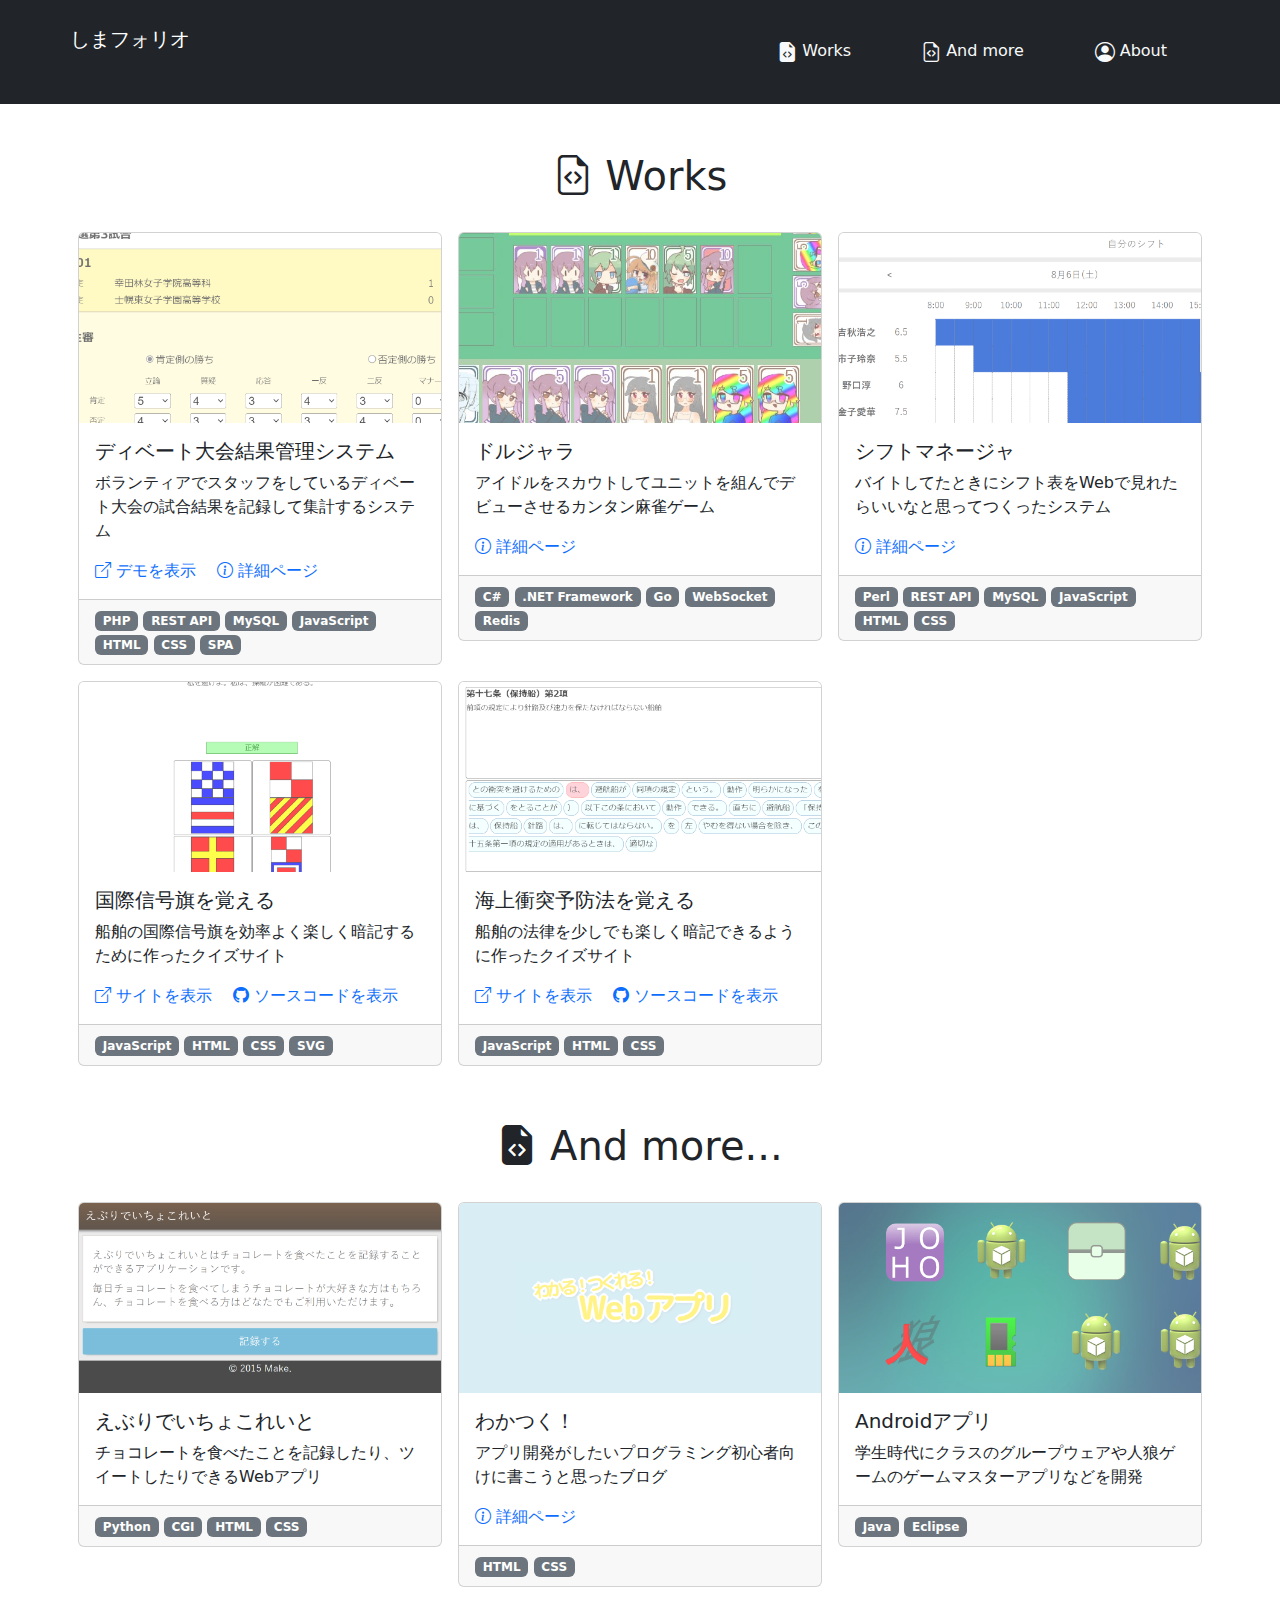
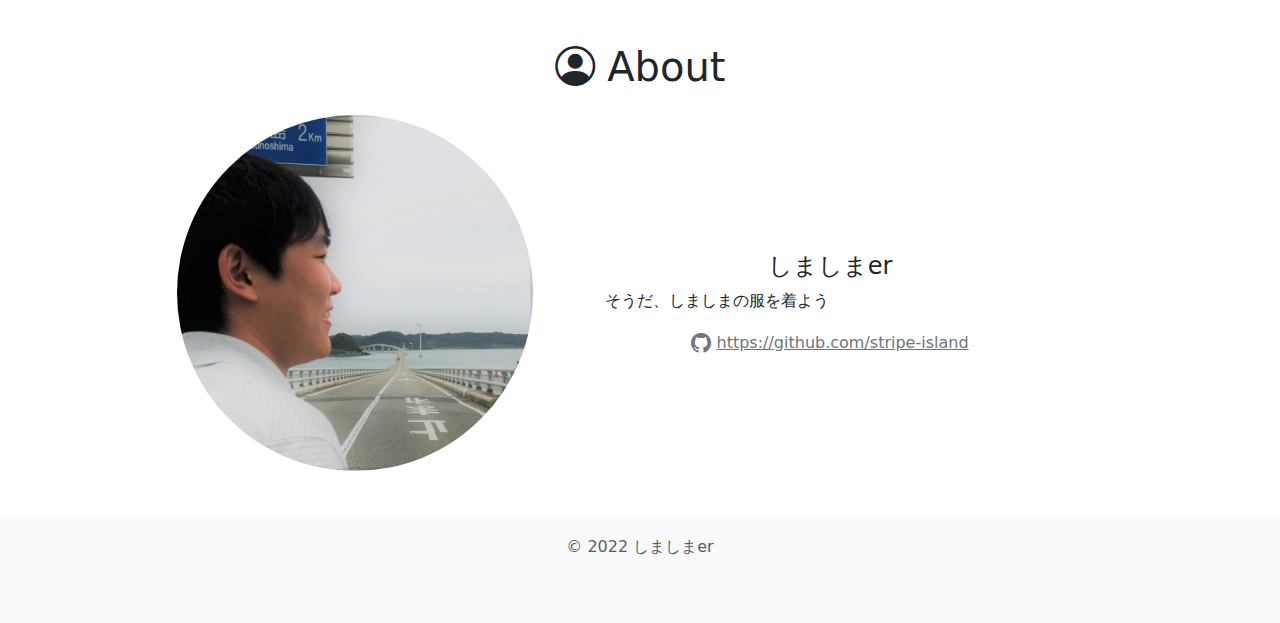
<file: index.html>
<!DOCTYPE html>
<html lang="ja">
<head>
    <link rel="stylesheet" href="https://cdn.jsdelivr.net/npm/bootstrap@5.0.2/dist/css/bootstrap.min.css">
    <link rel="stylesheet" href="https://cdn.jsdelivr.net/npm/bootstrap-icons@1.8.0/font/bootstrap-icons.css">
    <meta charset="utf-8">
    <meta name="viewport" content="width=device-width, initial-scale=1.0">
    <title>しまフォリオ</title>
    <style>

        html {
            scroll-padding-top: 150px;
        }

    </style>
</head>
<body>
    <header class="sticky-top bg-dark">
        <nav class="container navbar navbar-dark row-cols-1 row-cols-md-2">
            <div class="col col-lg-7">
                <h1 class="mb-0"><a class="navbar-brand" href="index.html">しまフォリオ</a></h1>
                <p class="text-muted">しましまer's ポートフォリオサイト</p>
            </div>
            <ul class="col col-lg-5 nav">
                <li class="col-4"><a class="nav-link text-light text-center" href="#Works">
                    <i class="bi-file-earmark-code-fill fs-5 d-none d-lg-inline"></i>
                    <span class="align-text-bottom">Works</span>
                </a></li>
                <li class="col-4"><a class="nav-link text-light text-center" href="#AndMore">
                    <i class="bi-file-earmark-code fs-5 d-none d-lg-inline"></i>
                    <span class="align-text-bottom">And more</span>
                </a></li>
                <li class="col-4"><a class="nav-link text-light text-center" href="#About">
                    <i class="bi-person-circle fs-5 d-none d-lg-inline"></i>
                    <span class="align-text-bottom">About</span>
                </a></li>
            </ul>
        </nav>
    </header>

    <main class="container">
        <section id="Works" class="mt-5">
            <h2 class="h1 text-center mb-4">
                <i class="bi-file-earmark-code"></i>
                Works
            </h2>

            <div class="row row-cols-1 row-cols-md-2 row-cols-lg-3">
                <div class="col p-2">
                    <div id="Debate" class="card">
                        <img class="card-img-top" src="img/thumbnail_debate-score.png" alt="">
                        <div class="card-body">
                            <h3 class="card-title h5">ディベート大会結果管理システム</h3>
                            <p class="card-text">ボランティアでスタッフをしているディベート大会の試合結果を記録して集計するシステム</p>
                            <a class="card-link text-decoration-none" href="http://stripeisland.starfree.jp/demo/debate-score/" target="_blank">
                                <i class="bi-box-arrow-up-right"></i>
                                デモを表示
                            </a>
                            <a class="card-link text-decoration-none" href="debate.html">
                                <i class="bi-info-circle"></i>
                                詳細ページ
                            </a>
                        </div>
                        <div class="card-footer">
                            <span class="badge bg-secondary">PHP</span>
                            <span class="badge bg-secondary">REST API</span>
                            <span class="badge bg-secondary">MySQL</span>
                            <span class="badge bg-secondary">JavaScript</span>
                            <span class="badge bg-secondary">HTML</span>
                            <span class="badge bg-secondary">CSS</span>
                            <span class="badge bg-secondary">SPA</span>
                        </div>
                    </div>
                </div>
    
                <div class="col p-2">
                    <div id="Doljara" class="card">
                        <img class="card-img-top" src="img/thumbnail_doljara.png" alt="">
                        <div class="card-body">
                            <h3 class="card-title h5">ドルジャラ</h3>
                            <p class="card-text">アイドルをスカウトしてユニットを組んでデビューさせるカンタン麻雀ゲーム</p>
                            <a class="card-link text-decoration-none" href="doljara.html">
                                <i class="bi-info-circle"></i>
                                詳細ページ
                            </a>
                        </div>
                        <div class="card-footer">
                            <span class="badge bg-secondary">C#</span>
                            <span class="badge bg-secondary">.NET Framework</span>
                            <span class="badge bg-secondary">Go</span>
                            <span class="badge bg-secondary">WebSocket</span>
                            <span class="badge bg-secondary">Redis</span>
                        </div>
                    </div>
                </div>
    
                <div class="col p-2">
                    <div id="ShiftMgr" class="card">
                        <img class="card-img-top" src="img/thumbnail_shift-mgr.png" alt="">
                        <div class="card-body">
                            <h3 class="card-title h5">シフトマネージャ</h3>
                            <p class="card-text">バイトしてたときにシフト表をWebで見れたらいいなと思ってつくったシステム</p>
                            <a class="card-link text-decoration-none" href="shift.html">
                                <i class="bi-info-circle"></i>
                                詳細ページ
                            </a>
                        </div>
                        <div class="card-footer">
                            <span class="badge bg-secondary">Perl</span>
                            <span class="badge bg-secondary">REST API</span>
                            <span class="badge bg-secondary">MySQL</span>
                            <span class="badge bg-secondary">JavaScript</span>
                            <span class="badge bg-secondary">HTML</span>
                            <span class="badge bg-secondary">CSS</span>
                        </div>
                    </div>
                </div>

                <div class="col p-2">
                    <div class="card">
                        <img class="card-img-top" src="img/thumbnail_flags-quiz.png" alt="">
                        <div class="card-body">
                            <h3 class="card-title h5">国際信号旗を覚える</h3>
                            <p class="card-text">船舶の国際信号旗を効率よく楽しく暗記するために作ったクイズサイト</p>
                            <a class="card-link text-decoration-none" href="https://sites.google.com/view/signal-flags-quiz" target="_blank">
                                <i class="bi-box-arrow-up-right"></i>
                                サイトを表示
                            </a>
                            <a class="card-link text-decoration-none" href="https://github.com/stripe-island/for-sailors/blob/main/signal_flags_quiz.html" target="_blank">
                                <i class="bi-github"></i>
                                ソースコードを表示
                            </a>
                        </div>
                        <div class="card-footer">
                            <span class="badge bg-secondary">JavaScript</span>
                            <span class="badge bg-secondary">HTML</span>
                            <span class="badge bg-secondary">CSS</span>
                            <span class="badge bg-secondary">SVG</span>
                        </div>
                    </div>
                </div>
    
                <div class="col p-2">
                    <div class="card">
                        <img class="card-img-top" src="img/thumbnail_law-quiz.png" alt="">
                        <div class="card-body">
                            <h3 class="card-title h5">海上衝突予防法を覚える</h3>
                            <p class="card-text">船舶の法律を少しでも楽しく暗記できるように作ったクイズサイト</p>
                            <a class="card-link text-decoration-none" href="https://sites.google.com/view/preventing-law-quiz" target="_blank">
                                <i class="bi-box-arrow-up-right"></i>
                                サイトを表示
                            </a>
                            <a class="card-link text-decoration-none" href="https://github.com/stripe-island/for-sailors/blob/main/preventing_law_quiz.html" target="_blank">
                                <i class="bi-github"></i>
                                ソースコードを表示
                            </a>
                        </div>
                        <div class="card-footer">
                            <span class="badge bg-secondary">JavaScript</span>
                            <span class="badge bg-secondary">HTML</span>
                            <span class="badge bg-secondary">CSS</span>
                        </div>
                    </div>
                </div>
            </div>
        </section>

        <section id="AndMore" class="mt-5">
            <h2 class="h1 text-center mb-4">
                <i class="bi-file-earmark-code-fill"></i>
                And more...
            </h2>

            <div class="row row-cols-1 row-cols-md-2 row-cols-lg-3">
                <div class="col p-2">
                    <div class="card">
                        <img class="card-img-top" src="img/thumbnail_chocolate.png" alt="">
                        <div class="card-body">
                            <h3 class="card-title h5">えぶりでいちょこれいと</h3>
                            <p class="card-text">チョコレートを食べたことを記録したり、ツイートしたりできるWebアプリ</p>
                        </div>
                        <div class="card-footer">
                            <span class="badge bg-secondary">Python</span>
                            <span class="badge bg-secondary">CGI</span>
                            <span class="badge bg-secondary">HTML</span>
                            <span class="badge bg-secondary">CSS</span>
                        </div>
                    </div>
                </div>
    
                <div class="col p-2">
                    <div id="Wakatsuku" class="card">
                        <img class="card-img-top" src="img/thumbnail_wakatsuku-blog.png" alt="">
                        <div class="card-body">
                            <h3 class="card-title h5">わかつく！</h3>
                            <p class="card-text">アプリ開発がしたいプログラミング初心者向けに書こうと思ったブログ</p>
                            <a class="card-link text-decoration-none" href="wakatsuku.html">
                                <i class="bi-info-circle"></i>
                                詳細ページ
                            </a>
                        </div>
                        <div class="card-footer">
                            <span class="badge bg-secondary">HTML</span>
                            <span class="badge bg-secondary">CSS</span>
                        </div>
                    </div>
                </div>
    
                <div class="col p-2">
                    <div class="card">
                        <img class="card-img-top" src="img/thumbnail_android-apps.png" alt="">
                        <div class="card-body">
                            <h3 class="card-title h5">Androidアプリ</h3>
                            <p class="card-text">学生時代にクラスのグループウェアや人狼ゲームのゲームマスターアプリなどを開発</p>
                        </div>
                        <div class="card-footer">
                            <span class="badge bg-secondary">Java</span>
                            <span class="badge bg-secondary">Eclipse</span>
                        </div>
                    </div>
                </div>
            </div>
        </section>

        <section id="About" class="mt-5">
            <h2 class="h1 text-center mb-4">
                <i class="bi-person-circle"></i>
                About
            </h2>

            <div class="row row-cols-1 row-cols-md-2 justify-content-center align-items-center">
                <div class="col-7 col-md-4">
                    <img class="img-fluid rounded-circle" src="img/profile.jpg" alt="">
                </div>
                <div class="col">
                    <h3 class="h4 text-center mt-4">しましまer</h3>
                    <p class="px-5">そうだ、しましまの服を着よう</p>
                    <div class="text-center">
                        <i class="bi-github fs-5 text-secondary"></i>
                        <a class="link-secondary align-text-bottom" href="https://github.com/stripe-island">https://github.com/stripe-island</a>
                    </div>
                </div>
            </div>
        </section>
    </main>

    <footer class="mt-5 pt-3 pb-5 bg-light">
        <p class="text-center text-muted">&copy; 2022 しましまer</p>
    </footer>

    <script src="https://cdn.jsdelivr.net/npm/bootstrap@5.0.2/dist/js/bootstrap.bundle.min.js" integrity="sha384-MrcW6ZMFYlzcLA8Nl+NtUVF0sA7MsXsP1UyJoMp4YLEuNSfAP+JcXn/tWtIaxVXM" crossorigin="anonymous"></script>
</body>
</html>
</file>
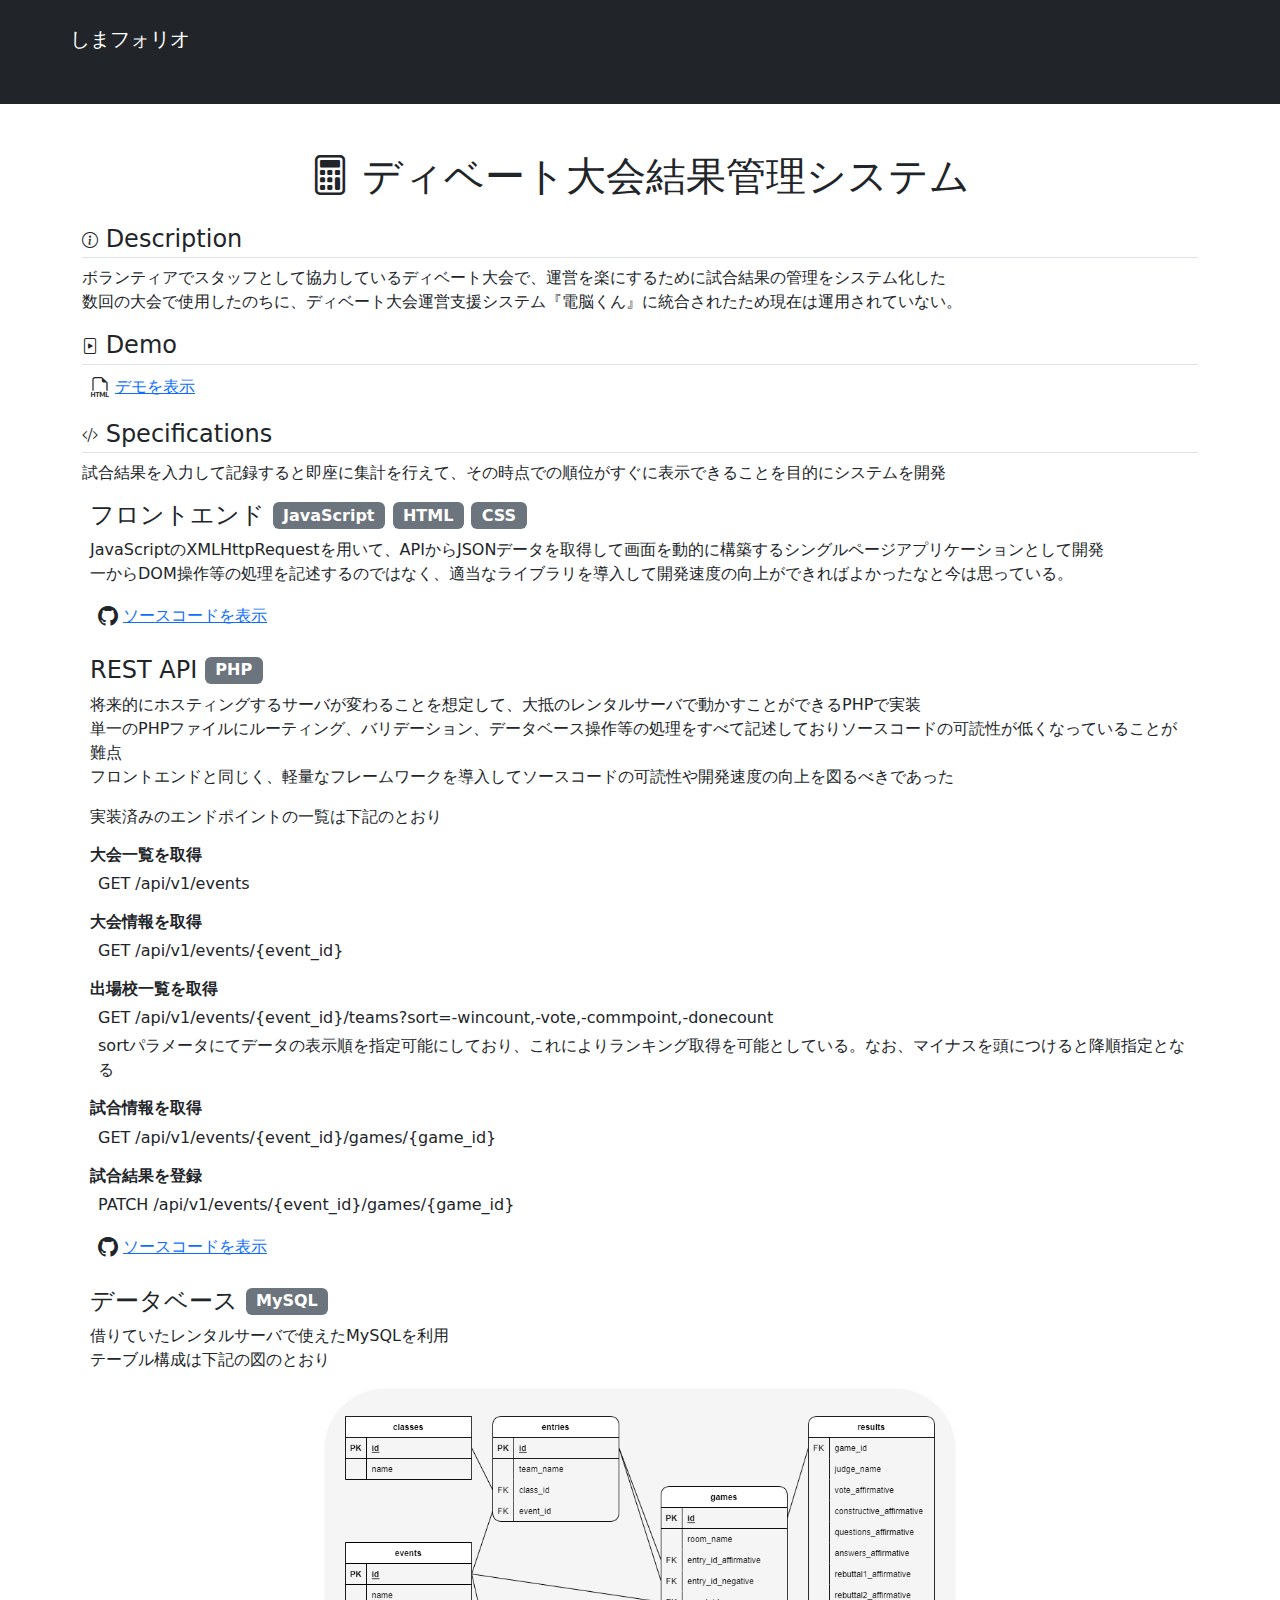
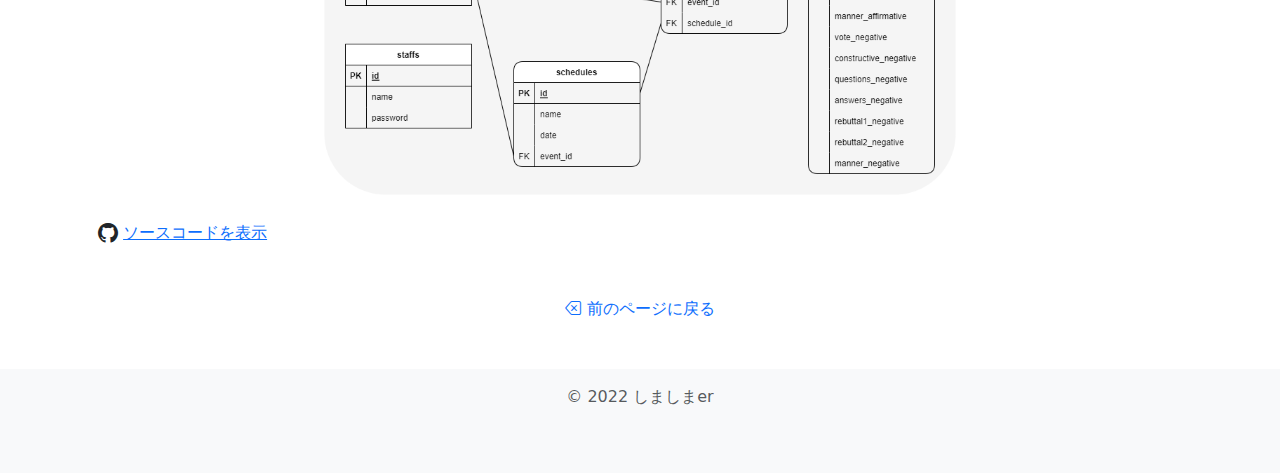
<file: debate.html>
<!DOCTYPE html>
<html lang="ja">
<head>
    <link rel="stylesheet" href="https://cdn.jsdelivr.net/npm/bootstrap@5.0.2/dist/css/bootstrap.min.css">
    <link rel="stylesheet" href="https://cdn.jsdelivr.net/npm/bootstrap-icons@1.8.0/font/bootstrap-icons.css">
    <meta charset="utf-8">
    <meta name="viewport" content="width=device-width, initial-scale=1.0">
    <title>ディベート大会結果管理システム｜しまフォリオ</title>
</head>
<body>
    <header class="sticky-top bg-dark">
        <nav class="container navbar navbar-dark row-cols-1 row-cols-md-2">
            <div class="col col-lg-7">
                <h1 class="mb-0"><a class="navbar-brand" href="index.html">しまフォリオ</a></h1>
                <p class="text-muted">しましまer's ポートフォリオサイト</p>
            </div>
        </nav>
    </header>

    <main class="container">
        <section class="mt-5">
            <h2 class="h1 text-center mb-4">
                <i class="bi-calculator"></i>
                ディベート大会結果管理システム
            </h2>

            <h3 class="h4 pb-1 border-bottom">
                <i class="bi-info-circle fs-6"></i>
                <span class="align-middle">Description</span>
            </h3>
            <p>
                ボランティアでスタッフとして協力しているディベート大会で、運営を楽にするために試合結果の管理をシステム化した<br>
                数回の大会で使用したのちに、ディベート大会運営支援システム『電脳くん』に統合されたため現在は運用されていない。
            </p>

            <h3 class="h4 pb-1 border-bottom">
                <i class="bi-file-play fs-6"></i>
                <span class="align-middle">Demo</span>
            </h3>
            <p class="ms-2">
                <i class="bi-filetype-html fs-5"></i>
                <a class="align-text-bottom" href="http://stripeisland.starfree.jp/demo/debate-score/" target="_blank">デモを表示</a>
            </p>

            <h3 class="h4 pb-1 border-bottom">
                <i class="bi-code-slash fs-6"></i>
                <span class="align-middle">Specifications</span>
            </h3>
            <p>
                試合結果を入力して記録すると即座に集計を行えて、その時点での順位がすぐに表示できることを目的にシステムを開発
            </p>

            <div class="mx-2 mb-4">
                <h4>
                    フロントエンド
                    <span class="badge bg-secondary fs-6 align-text-bottom">JavaScript</span>
                    <span class="badge bg-secondary fs-6 align-text-bottom">HTML</span>
                    <span class="badge bg-secondary fs-6 align-text-bottom">CSS</span>
                </h4>
                <p>
                    JavaScriptのXMLHttpRequestを用いて、APIからJSONデータを取得して画面を動的に構築するシングルページアプリケーションとして開発<br>
                    一からDOM操作等の処理を記述するのではなく、適当なライブラリを導入して開発速度の向上ができればよかったなと今は思っている。
                </p>
                <p class="ms-2">
                    <i class="bi-github fs-5"></i>
                    <a class="align-text-bottom" href="https://github.com/stripe-island/debate-score/blob/main/public_html/index.html" target="_blank">ソースコードを表示</a>
                </p>
            </div>

            <div class="mx-2 mb-4">
                <h4>
                    REST API
                    <span class="badge bg-secondary fs-6 align-text-bottom">PHP</span>
                </h4>
                <p>
                    将来的にホスティングするサーバが変わることを想定して、大抵のレンタルサーバで動かすことができるPHPで実装<br>
                    単一のPHPファイルにルーティング、バリデーション、データベース操作等の処理をすべて記述しておりソースコードの可読性が低くなっていることが難点<br>
                    フロントエンドと同じく、軽量なフレームワークを導入してソースコードの可読性や開発速度の向上を図るべきであった
                </p>
                <p>実装済みのエンドポイントの一覧は下記のとおり</p>
                <h5 class="h6 fw-bold">大会一覧を取得</h5>
                <p class="ms-2">
                    GET /api/v1/events
                </p>
                <h5 class="h6 fw-bold">大会情報を取得</h5>
                <p class="ms-2">
                    GET /api/v1/events/{event_id}
                </p>
                <h5 class="h6 fw-bold">出場校一覧を取得</h5>
                <p class="ms-2 mb-1">
                    GET /api/v1/events/{event_id}/teams?sort=-wincount,-vote,-commpoint,-donecount
                </p>
                <p class="ms-2">
                    sortパラメータにてデータの表示順を指定可能にしており、これによりランキング取得を可能としている。なお、マイナスを頭につけると降順指定となる
                </p>
                <h5 class="h6 fw-bold">試合情報を取得</h5>
                <p class="ms-2">
                    GET /api/v1/events/{event_id}/games/{game_id}
                </p>
                <h5 class="h6 fw-bold">試合結果を登録</h5>
                <p class="ms-2">
                    PATCH /api/v1/events/{event_id}/games/{game_id}
                </p>
                <p class="ms-2">
                    <i class="bi-github fs-5"></i>
                    <a class="align-text-bottom" href="https://github.com/stripe-island/debate-score/blob/main/api/v1/index.php" target="_blank">ソースコードを表示</a>
                </p>
            </div>

            <div class="mx-2 mb-4">
                <h4>
                    データベース
                    <span class="badge bg-secondary fs-6 align-text-bottom">MySQL</span>
                </h4>
                <p>
                    借りていたレンタルサーバで使えたMySQLを利用<br>
                    テーブル構成は下記の図のとおり
                </p>

                <div class="row justify-content-center mb-4">
                    <img class="col-md-7" src="img/debate_er.png" alt="">
                </div>

                <p class="ms-2">
                    <i class="bi-github fs-5"></i>
                    <a class="align-text-bottom" href="https://github.com/stripe-island/debate-score/blob/main/database/CREATE_TABLE.SQL" target="_blank">ソースコードを表示</a>
                </p>
            </div>
        </section>

        <div class="mt-5 text-center"><a class="text-decoration-none" href="index.html#Debate">
            <i class="bi-backspace"></i>
            前のページに戻る
        </a></div>
    </main>

    <footer class="mt-5 pt-3 pb-5 bg-light">
        <p class="text-center text-muted">&copy; 2022 しましまer</p>
    </footer>

    <script src="https://cdn.jsdelivr.net/npm/bootstrap@5.0.2/dist/js/bootstrap.bundle.min.js" integrity="sha384-MrcW6ZMFYlzcLA8Nl+NtUVF0sA7MsXsP1UyJoMp4YLEuNSfAP+JcXn/tWtIaxVXM" crossorigin="anonymous"></script>
</body>
</html>
</file>
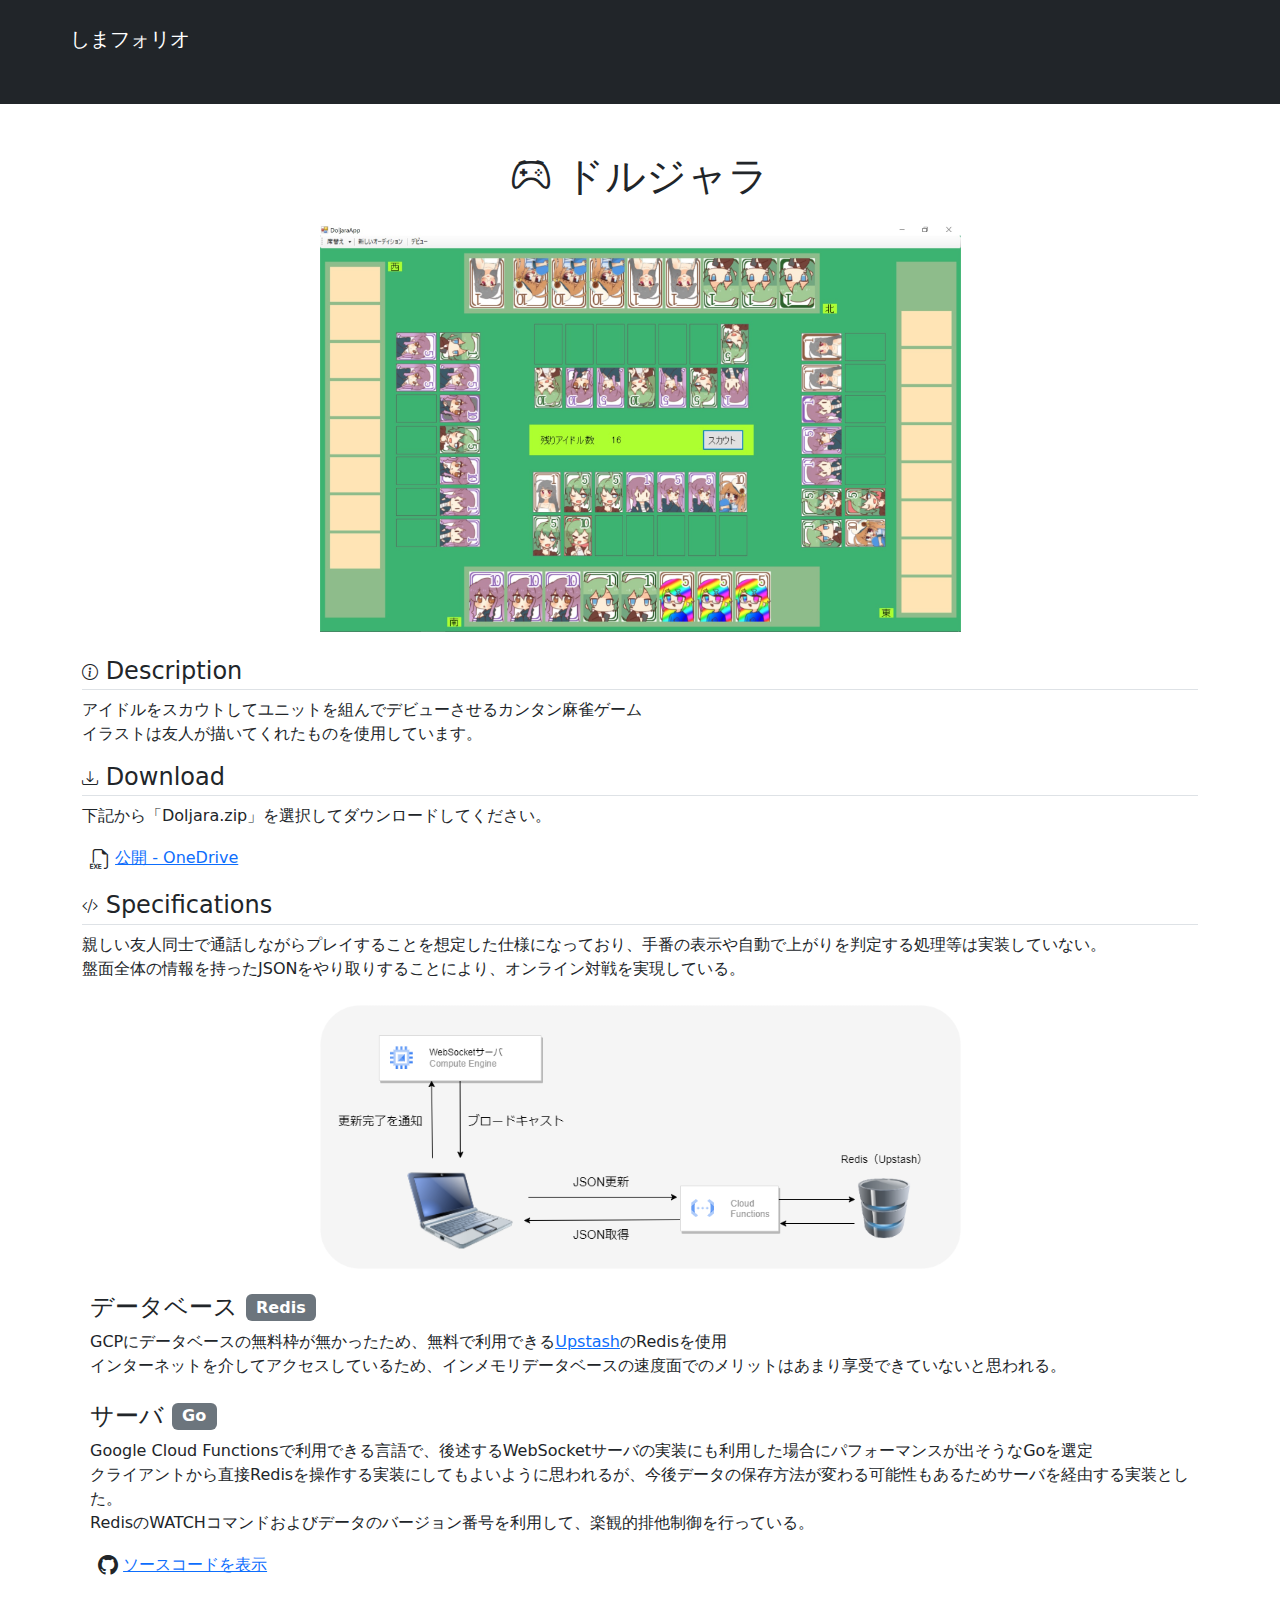
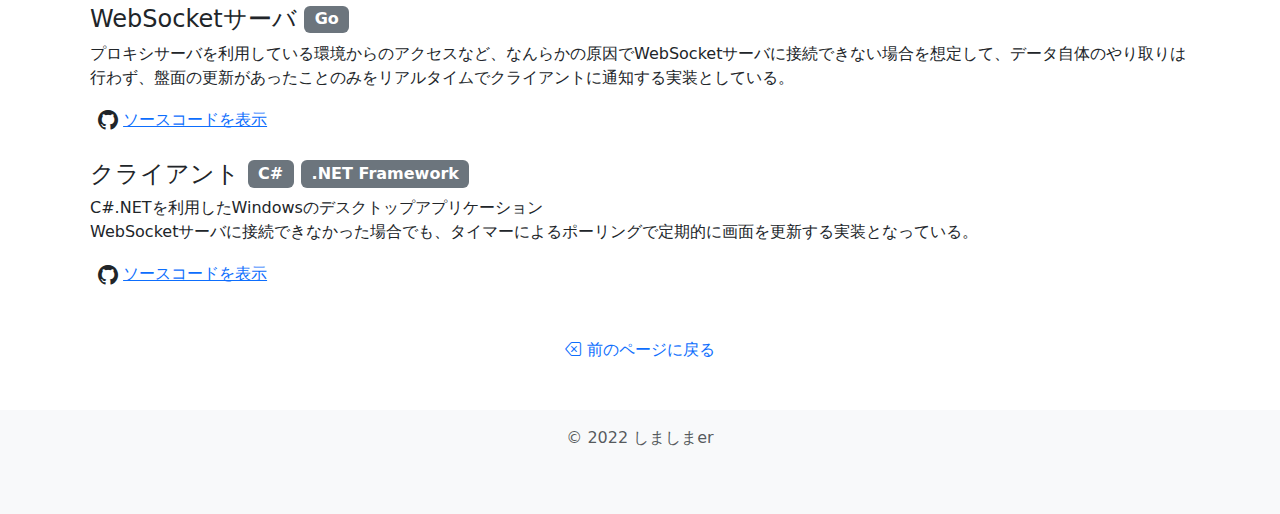
<file: doljara.html>
<!DOCTYPE html>
<html lang="ja">
<head>
    <link rel="stylesheet" href="https://cdn.jsdelivr.net/npm/bootstrap@5.0.2/dist/css/bootstrap.min.css">
    <link rel="stylesheet" href="https://cdn.jsdelivr.net/npm/bootstrap-icons@1.8.0/font/bootstrap-icons.css">
    <meta charset="utf-8">
    <meta name="viewport" content="width=device-width, initial-scale=1.0">
    <title>ドルジャラ｜しまフォリオ</title>
</head>
<body>
    <header class="sticky-top bg-dark">
        <nav class="container navbar navbar-dark row-cols-1 row-cols-md-2">
            <div class="col col-lg-7">
                <h1 class="mb-0"><a class="navbar-brand" href="index.html">しまフォリオ</a></h1>
                <p class="text-muted">しましまer's ポートフォリオサイト</p>
            </div>
        </nav>
    </header>

    <main class="container">
        <section class="mt-5">
            <h2 class="h1 text-center mb-4">
                <i class="bi-controller"></i>
                ドルジャラ
            </h2>

            <div class="row justify-content-center mb-4">
                <img class="col-md-7" src="img/screenshot_doljara.jpg" alt="">
            </div>

            <h3 class="h4 pb-1 border-bottom">
                <i class="bi-info-circle fs-6"></i>
                <span class="align-middle">Description</span>
            </h3>
            <p>
                アイドルをスカウトしてユニットを組んでデビューさせるカンタン麻雀ゲーム<br>
                イラストは友人が描いてくれたものを使用しています。
            </p>

            <h3 class="h4 pb-1 border-bottom">
                <i class="bi-download fs-6"></i>
                <span class="align-middle">Download</span>
            </h3>
            <p>
                下記から「Doljara.zip」を選択してダウンロードしてください。
            </p>
            <p class="ms-2">
                <i class="bi-filetype-exe fs-5"></i>
                <a class="align-text-bottom" href="https://1drv.ms/u/s!Au26w2ODN0PabXbCdf6MiwQoEec?e=TeTgIG" target="_blank">公開 - OneDrive</a>
            </p>

            <h3 class="h4 pb-1 border-bottom">
                <i class="bi-code-slash fs-6"></i>
                <span class="align-middle">Specifications</span>
            </h3>
            <p>
                親しい友人同士で通話しながらプレイすることを想定した仕様になっており、手番の表示や自動で上がりを判定する処理等は実装していない。<br>
                盤面全体の情報を持ったJSONをやり取りすることにより、オンライン対戦を実現している。
            </p>

            <div class="row justify-content-center my-4">
                <img class="col-md-7" src="img/doljara_diagram.png" alt="">
            </div>

            <div class="mx-2 mb-4">
                <h4>
                    データベース
                    <span class="badge bg-secondary fs-6 align-text-bottom">Redis</span>
                </h4>
                <p>
                    GCPにデータベースの無料枠が無かったため、無料で利用できる<a href="https://upstash.com/" target="_blank">Upstash</a>のRedisを使用<br>
                    インターネットを介してアクセスしているため、インメモリデータベースの速度面でのメリットはあまり享受できていないと思われる。
                </p>
            </div>

            <div class="mx-2 mb-4">
                <h4>
                    サーバ
                    <span class="badge bg-secondary fs-6 align-text-bottom">Go</span>
                </h4>
                <p>
                    Google Cloud Functionsで利用できる言語で、後述するWebSocketサーバの実装にも利用した場合にパフォーマンスが出そうなGoを選定<br>
                    クライアントから直接Redisを操作する実装にしてもよいように思われるが、今後データの保存方法が変わる可能性もあるためサーバを経由する実装とした。<br>
                    RedisのWATCHコマンドおよびデータのバージョン番号を利用して、楽観的排他制御を行っている。
                </p>
                <p class="ms-2">
                    <i class="bi-github fs-5"></i>
                    <a class="align-text-bottom" href="https://github.com/stripe-island/dol-jara-server/blob/main/function.go" target="_blank">ソースコードを表示</a>
                </p>
            </div>

            <div class="mx-2 mb-4">
                <h4>
                    WebSocketサーバ
                    <span class="badge bg-secondary fs-6 align-text-bottom">Go</span>
                </h4>
                <p>
                    プロキシサーバを利用している環境からのアクセスなど、なんらかの原因でWebSocketサーバに接続できない場合を想定して、データ自体のやり取りは行わず、盤面の更新があったことのみをリアルタイムでクライアントに通知する実装としている。
                </p>
                <p class="ms-2">
                    <i class="bi-github fs-5"></i>
                    <a class="align-text-bottom" href="https://github.com/stripe-island/dol-jara-server/blob/main/websocket.go" target="_blank">ソースコードを表示</a>
                </p>
            </div>

            <div class="mx-2 mb-4">
                <h4>
                    クライアント
                    <span class="badge bg-secondary fs-6 align-text-bottom">C#</span>
                    <span class="badge bg-secondary fs-6 align-text-bottom">.NET Framework</span>
                </h4>
                <p>
                    C#.NETを利用したWindowsのデスクトップアプリケーション<br>
                    WebSocketサーバに接続できなかった場合でも、タイマーによるポーリングで定期的に画面を更新する実装となっている。
                </p>
                <p class="ms-2">
                    <i class="bi-github fs-5"></i>
                    <a class="align-text-bottom" href="https://github.com/stripe-island/dol-jara" target="_blank">ソースコードを表示</a>
                </p>
            </div>
        </section>

        <div class="mt-5 text-center"><a class="text-decoration-none" href="index.html#Doljara">
            <i class="bi-backspace"></i>
            前のページに戻る
        </a></div>
    </main>

    <footer class="mt-5 pt-3 pb-5 bg-light">
        <p class="text-center text-muted">&copy; 2022 しましまer</p>
    </footer>

    <script src="https://cdn.jsdelivr.net/npm/bootstrap@5.0.2/dist/js/bootstrap.bundle.min.js" integrity="sha384-MrcW6ZMFYlzcLA8Nl+NtUVF0sA7MsXsP1UyJoMp4YLEuNSfAP+JcXn/tWtIaxVXM" crossorigin="anonymous"></script>
</body>
</html>
</file>
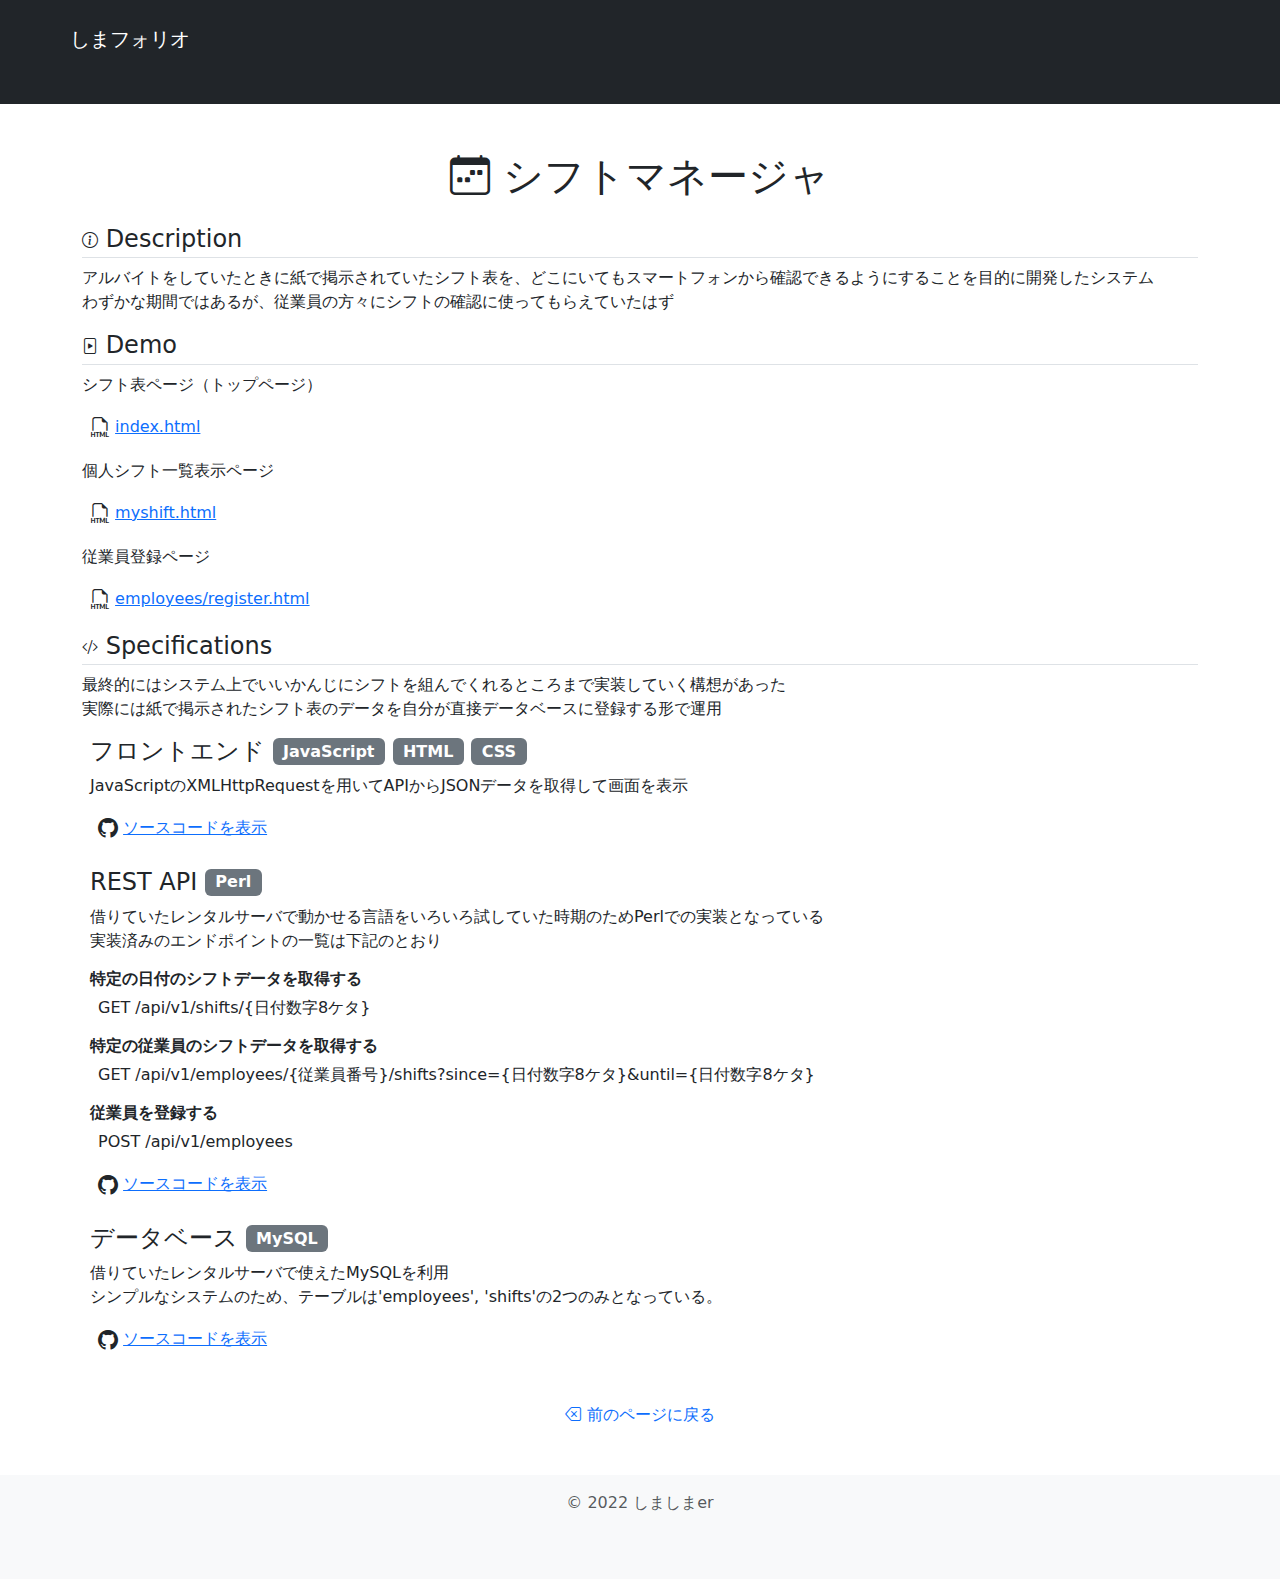
<file: shift.html>
<!DOCTYPE html>
<html lang="ja">
<head>
    <link rel="stylesheet" href="https://cdn.jsdelivr.net/npm/bootstrap@5.0.2/dist/css/bootstrap.min.css">
    <link rel="stylesheet" href="https://cdn.jsdelivr.net/npm/bootstrap-icons@1.8.0/font/bootstrap-icons.css">
    <meta charset="utf-8">
    <meta name="viewport" content="width=device-width, initial-scale=1.0">
    <title>シフトマネージャ｜しまフォリオ</title>
</head>
<body>
    <header class="sticky-top bg-dark">
        <nav class="container navbar navbar-dark row-cols-1 row-cols-md-2">
            <div class="col col-lg-7">
                <h1 class="mb-0"><a class="navbar-brand" href="index.html">しまフォリオ</a></h1>
                <p class="text-muted">しましまer's ポートフォリオサイト</p>
            </div>
        </nav>
    </header>

    <main class="container">
        <section class="mt-5">
            <h2 class="h1 text-center mb-4">
                <i class="bi-calendar-week"></i>
                シフトマネージャ
            </h2>

            <h3 class="h4 pb-1 border-bottom">
                <i class="bi-info-circle fs-6"></i>
                <span class="align-middle">Description</span>
            </h3>
            <p>
                アルバイトをしていたときに紙で掲示されていたシフト表を、どこにいてもスマートフォンから確認できるようにすることを目的に開発したシステム<br>
                わずかな期間ではあるが、従業員の方々にシフトの確認に使ってもらえていたはず
            </p>

            <h3 class="h4 pb-1 border-bottom">
                <i class="bi-file-play fs-6"></i>
                <span class="align-middle">Demo</span>
            </h3>
            <p>シフト表ページ（トップページ）</p>
            <p class="ms-2">
                <i class="bi-filetype-html fs-5"></i>
                <a class="align-text-bottom" href="http://stripeisland.starfree.jp/demo/shift-mgr/index.html" target="_blank">index.html</a>
            </p>
            <p>個人シフト一覧表示ページ</p>
            <p class="ms-2">
                <i class="bi-filetype-html fs-5"></i>
                <a class="align-text-bottom" href="http://stripeisland.starfree.jp/demo/shift-mgr/myshift.html" target="_blank">myshift.html</a>
            </p>
            <p>従業員登録ページ</p>
            <p class="ms-2">
                <i class="bi-filetype-html fs-5"></i>
                <a class="align-text-bottom" href="http://stripeisland.starfree.jp/demo/shift-mgr/employees/register.html" target="_blank">employees/register.html</a>
            </p>

            <h3 class="h4 pb-1 border-bottom">
                <i class="bi-code-slash fs-6"></i>
                <span class="align-middle">Specifications</span>
            </h3>
            <p>
                最終的にはシステム上でいいかんじにシフトを組んでくれるところまで実装していく構想があった<br>
                実際には紙で掲示されたシフト表のデータを自分が直接データベースに登録する形で運用
            </p>

            <div class="mx-2 mb-4">
                <h4>
                    フロントエンド
                    <span class="badge bg-secondary fs-6 align-text-bottom">JavaScript</span>
                    <span class="badge bg-secondary fs-6 align-text-bottom">HTML</span>
                    <span class="badge bg-secondary fs-6 align-text-bottom">CSS</span>
                </h4>
                <p>
                    JavaScriptのXMLHttpRequestを用いてAPIからJSONデータを取得して画面を表示
                </p>
                <p class="ms-2">
                    <i class="bi-github fs-5"></i>
                    <a class="align-text-bottom" href="https://github.com/stripe-island/shift-mgr/tree/main/html" target="_blank">ソースコードを表示</a>
                </p>
            </div>

            <div class="mx-2 mb-4">
                <h4>
                    REST API
                    <span class="badge bg-secondary fs-6 align-text-bottom">Perl</span>
                </h4>
                <p>
                    借りていたレンタルサーバで動かせる言語をいろいろ試していた時期のためPerlでの実装となっている<br>
                    実装済みのエンドポイントの一覧は下記のとおり
                </p>
                <h5 class="h6 fw-bold">特定の日付のシフトデータを取得する</h5>
                <p class="ms-2">
                    GET /api/v1/shifts/{日付数字8ケタ}
                </p>
                <h5 class="h6 fw-bold">特定の従業員のシフトデータを取得する</h5>
                <p class="ms-2">
                    GET /api/v1/employees/{従業員番号}/shifts?since={日付数字8ケタ}&amp;until={日付数字8ケタ}
                </p>
                <h5 class="h6 fw-bold">従業員を登録する</h5>
                <p class="ms-2">
                    POST /api/v1/employees
                </p>
                <p class="ms-2">
                    <i class="bi-github fs-5"></i>
                    <a class="align-text-bottom" href="https://github.com/stripe-island/shift-mgr/tree/main/api/v1" target="_blank">ソースコードを表示</a>
                </p>
            </div>

            <div class="mx-2 mb-4">
                <h4>
                    データベース
                    <span class="badge bg-secondary fs-6 align-text-bottom">MySQL</span>
                </h4>
                <p>
                    借りていたレンタルサーバで使えたMySQLを利用<br>
                    シンプルなシステムのため、テーブルは'employees', 'shifts'の2つのみとなっている。
                </p>
                <p class="ms-2">
                    <i class="bi-github fs-5"></i>
                    <a class="align-text-bottom" href="https://github.com/stripe-island/shift-mgr/blob/main/database/CREATE_TABLE.SQL" target="_blank">ソースコードを表示</a>
                </p>
            </div>
        </section>

        <div class="mt-5 text-center"><a class="text-decoration-none" href="index.html#ShiftMgr">
            <i class="bi-backspace"></i>
            前のページに戻る
        </a></div>
    </main>

    <footer class="mt-5 pt-3 pb-5 bg-light">
        <p class="text-center text-muted">&copy; 2022 しましまer</p>
    </footer>

    <script src="https://cdn.jsdelivr.net/npm/bootstrap@5.0.2/dist/js/bootstrap.bundle.min.js" integrity="sha384-MrcW6ZMFYlzcLA8Nl+NtUVF0sA7MsXsP1UyJoMp4YLEuNSfAP+JcXn/tWtIaxVXM" crossorigin="anonymous"></script>
</body>
</html>
</file>
